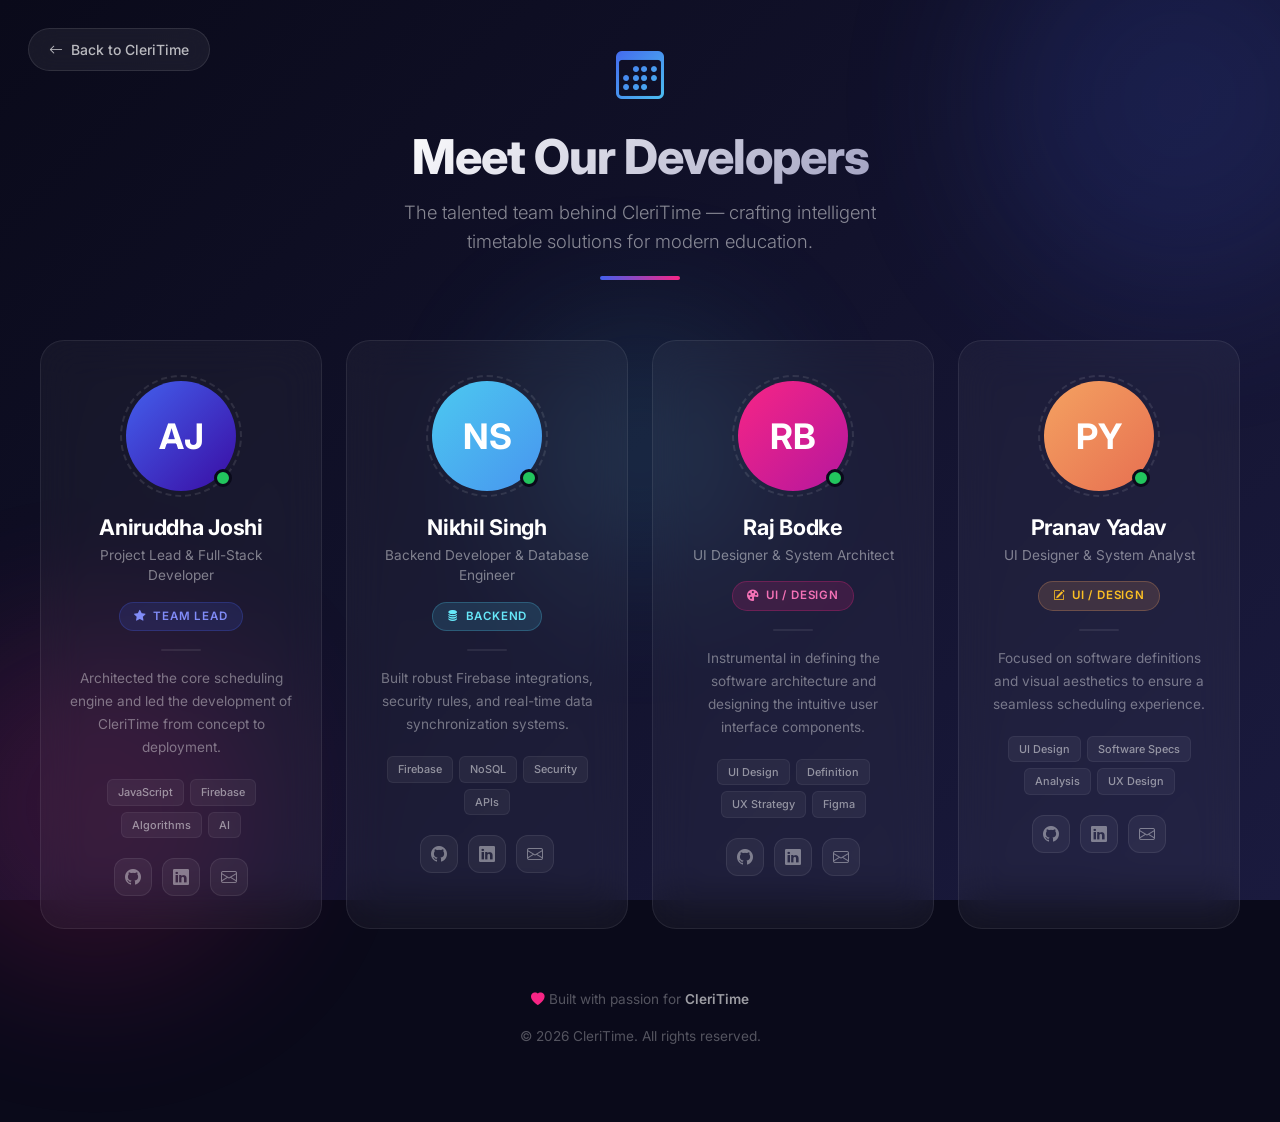
<file: developers.html>
<!DOCTYPE html>
<html lang="en">
<head>
    <meta charset="UTF-8">
    <meta name="viewport" content="width=device-width, initial-scale=1.0">
    <title>Our Developers - CleriTime</title>
    <!-- Bootstrap 5 CSS -->
    <link href="https://cdn.jsdelivr.net/npm/bootstrap@5.3.2/dist/css/bootstrap.min.css" rel="stylesheet">
    <!-- Bootstrap Icons -->
    <link href="https://cdn.jsdelivr.net/npm/bootstrap-icons@1.11.1/font/bootstrap-icons.css" rel="stylesheet">
    <!-- Google Font -->
    <link href="https://fonts.googleapis.com/css2?family=Inter:wght@300;400;500;600;700;800;900&display=swap" rel="stylesheet">
    <!-- Custom CSS -->
    <link href="css/style.css" rel="stylesheet">
    <style>
        /* ═══════════════════════════════════════════════
           DEVELOPERS PAGE — PREMIUM STYLES
           ═══════════════════════════════════════════════ */

        * {
            margin: 0;
            padding: 0;
            box-sizing: border-box;
        }

        body {
            font-family: 'Inter', 'Segoe UI', sans-serif;
            background: #0a0a1a;
            min-height: 100vh;
            overflow-x: hidden;
            color: #fff;
        }

        /* ── Animated Gradient Background ── */
        .dev-page-bg {
            position: fixed;
            inset: 0;
            z-index: 0;
            background: linear-gradient(135deg, #0a0a1a 0%, #1a1a3e 25%, #0d0d2b 50%, #16213e 75%, #0a0a1a 100%);
            background-size: 400% 400%;
            animation: gradientShift 15s ease infinite;
        }

        @keyframes gradientShift {
            0%   { background-position: 0% 50%; }
            50%  { background-position: 100% 50%; }
            100% { background-position: 0% 50%; }
        }

        /* ── Floating Orbs (Decorative) ── */
        .orb {
            position: fixed;
            border-radius: 50%;
            filter: blur(80px);
            opacity: 0.15;
            pointer-events: none;
            z-index: 0;
        }

        .orb-1 {
            width: 400px;
            height: 400px;
            background: #4361ee;
            top: -100px;
            right: -100px;
            animation: orbFloat1 8s ease-in-out infinite;
        }

        .orb-2 {
            width: 350px;
            height: 350px;
            background: #f72585;
            bottom: -80px;
            left: -80px;
            animation: orbFloat2 10s ease-in-out infinite;
        }

        .orb-3 {
            width: 250px;
            height: 250px;
            background: #4cc9f0;
            top: 50%;
            left: 50%;
            transform: translate(-50%, -50%);
            animation: orbFloat3 12s ease-in-out infinite;
        }

        @keyframes orbFloat1 {
            0%, 100% { transform: translate(0, 0) scale(1); }
            50%      { transform: translate(-60px, 40px) scale(1.1); }
        }
        @keyframes orbFloat2 {
            0%, 100% { transform: translate(0, 0) scale(1); }
            50%      { transform: translate(40px, -50px) scale(1.15); }
        }
        @keyframes orbFloat3 {
            0%, 100% { transform: translate(-50%, -50%) scale(1); }
            50%      { transform: translate(-40%, -60%) scale(0.9); }
        }

        /* ── Page Content Container ── */
        .dev-page-content {
            position: relative;
            z-index: 1;
            min-height: 100vh;
            display: flex;
            flex-direction: column;
            align-items: center;
            padding: 40px 20px 60px;
        }

        /* ── Back Button ── */
        .back-btn {
            position: absolute;
            top: 28px;
            left: 28px;
            display: flex;
            align-items: center;
            gap: 8px;
            padding: 10px 20px;
            border-radius: 50px;
            background: rgba(255, 255, 255, 0.06);
            backdrop-filter: blur(12px);
            border: 1px solid rgba(255, 255, 255, 0.1);
            color: rgba(255, 255, 255, 0.7);
            text-decoration: none;
            font-size: 14px;
            font-weight: 500;
            transition: all 0.3s ease;
        }

        .back-btn:hover {
            background: rgba(255, 255, 255, 0.12);
            color: #fff;
            transform: translateX(-4px);
            border-color: rgba(67, 97, 238, 0.4);
        }

        /* ── Header Section ── */
        .dev-header {
            text-align: center;
            margin-bottom: 60px;
            animation: fadeInDown 0.8s ease;
        }

        @keyframes fadeInDown {
            from { opacity: 0; transform: translateY(-30px); }
            to   { opacity: 1; transform: translateY(0); }
        }

        .dev-header .brand-icon {
            font-size: 48px;
            background: linear-gradient(135deg, #4361ee, #4cc9f0);
            -webkit-background-clip: text;
            -webkit-text-fill-color: transparent;
            background-clip: text;
            margin-bottom: 16px;
            display: inline-block;
        }

        .dev-header h1 {
            font-size: 3rem;
            font-weight: 800;
            background: linear-gradient(135deg, #ffffff 0%, #a0a0c0 100%);
            -webkit-background-clip: text;
            -webkit-text-fill-color: transparent;
            background-clip: text;
            margin-bottom: 12px;
            letter-spacing: -1px;
        }

        .dev-header .subtitle {
            font-size: 1.15rem;
            color: rgba(255, 255, 255, 0.5);
            font-weight: 300;
            max-width: 500px;
            margin: 0 auto;
            line-height: 1.6;
        }

        .dev-header .accent-line {
            width: 80px;
            height: 4px;
            background: linear-gradient(90deg, #4361ee, #f72585);
            border-radius: 4px;
            margin: 20px auto 0;
        }

        /* ── Cards Grid ── */
        .dev-cards-grid {
            display: grid;
            grid-template-columns: repeat(4, 1fr);
            gap: 24px;
            max-width: 1400px;
            width: 100%;
            padding: 0 20px;
        }

        /* ── Developer Card ── */
        .dev-card {
            position: relative;
            background: rgba(255, 255, 255, 0.04);
            backdrop-filter: blur(20px);
            border: 1px solid rgba(255, 255, 255, 0.08);
            border-radius: 24px;
            padding: 40px 28px 32px;
            text-align: center;
            transition: all 0.5s cubic-bezier(0.23, 1, 0.32, 1);
            overflow: hidden;
            animation: cardEntrance 0.8s ease forwards;
            opacity: 0;
        }

        .dev-card:nth-child(1) { animation-delay: 0.1s; }
        .dev-card:nth-child(2) { animation-delay: 0.25s; }
        .dev-card:nth-child(3) { animation-delay: 0.4s; }
        .dev-card:nth-child(4) { animation-delay: 0.55s; }

        @keyframes cardEntrance {
            from { opacity: 0; transform: translateY(40px) scale(0.95); }
            to   { opacity: 1; transform: translateY(0) scale(1); }
        }

        /* Card glow on hover */
        .dev-card::before {
            content: '';
            position: absolute;
            inset: -1px;
            border-radius: 24px;
            padding: 1px;
            background: linear-gradient(135deg, transparent, transparent);
            -webkit-mask: linear-gradient(#fff 0 0) content-box, linear-gradient(#fff 0 0);
            mask: linear-gradient(#fff 0 0) content-box, linear-gradient(#fff 0 0);
            -webkit-mask-composite: xor;
            mask-composite: exclude;
            transition: background 0.5s ease;
            pointer-events: none;
        }

        .dev-card:hover::before {
            background: linear-gradient(135deg, #4361ee, #f72585, #4cc9f0);
        }

        /* Shimmer line at top */
        .dev-card::after {
            content: '';
            position: absolute;
            top: 0;
            left: 50%;
            transform: translateX(-50%);
            width: 60%;
            height: 2px;
            background: linear-gradient(90deg, transparent, rgba(67, 97, 238, 0), transparent);
            transition: all 0.5s ease;
        }

        .dev-card:hover::after {
            width: 80%;
            background: linear-gradient(90deg, transparent, #4361ee, transparent);
        }

        .dev-card:hover {
            transform: translateY(-12px);
            background: rgba(255, 255, 255, 0.07);
            border-color: rgba(255, 255, 255, 0.12);
            box-shadow:
                0 20px 60px rgba(0, 0, 0, 0.3),
                0 0 40px rgba(67, 97, 238, 0.1);
        }

        /* ── Avatar ── */
        .dev-avatar-wrapper {
            position: relative;
            width: 110px;
            height: 110px;
            margin: 0 auto 24px;
        }

        .dev-avatar {
            width: 110px;
            height: 110px;
            border-radius: 50%;
            display: flex;
            align-items: center;
            justify-content: center;
            font-size: 2.2rem;
            font-weight: 700;
            color: #fff;
            position: relative;
            z-index: 1;
            transition: transform 0.5s cubic-bezier(0.23, 1, 0.32, 1);
        }

        .dev-card:hover .dev-avatar {
            transform: scale(1.08);
        }

        /* Rotating ring around avatar */
        .avatar-ring {
            position: absolute;
            inset: -6px;
            border-radius: 50%;
            border: 2px dashed rgba(255, 255, 255, 0.1);
            animation: ringRotate 20s linear infinite;
        }

        .dev-card:hover .avatar-ring {
            border-color: rgba(67, 97, 238, 0.4);
            animation-duration: 8s;
        }

        @keyframes ringRotate {
            from { transform: rotate(0deg); }
            to   { transform: rotate(360deg); }
        }

        /* Pulse dot (online indicator) */
        .avatar-status {
            position: absolute;
            bottom: 4px;
            right: 4px;
            width: 18px;
            height: 18px;
            border-radius: 50%;
            background: #22c55e;
            border: 3px solid #0a0a1a;
            z-index: 2;
            animation: statusPulse 2s ease-in-out infinite;
        }

        @keyframes statusPulse {
            0%, 100% { box-shadow: 0 0 0 0 rgba(34, 197, 94, 0.4); }
            50%      { box-shadow: 0 0 0 6px rgba(34, 197, 94, 0); }
        }

        /* ── Card Gradient Presets ── */
        .dev-avatar.gradient-1 {
            background: linear-gradient(135deg, #4361ee, #3a0ca3);
        }
        .dev-avatar.gradient-2 {
            background: linear-gradient(135deg, #f72585, #b5179e);
        }
        .dev-avatar.gradient-3 {
            background: linear-gradient(135deg, #4cc9f0, #4895ef);
        }
        .dev-avatar.gradient-4 {
            background: linear-gradient(135deg, #f4a261, #e76f51);
        }

        /* ── Card Text ── */
        .dev-name {
            font-size: 1.35rem;
            font-weight: 700;
            color: #fff;
            margin-bottom: 4px;
            letter-spacing: -0.3px;
        }

        .dev-role {
            font-size: 0.85rem;
            color: rgba(255, 255, 255, 0.45);
            margin-bottom: 16px;
            font-weight: 400;
        }

        .dev-role-badge {
            display: inline-flex;
            align-items: center;
            gap: 6px;
            padding: 5px 14px;
            border-radius: 50px;
            font-size: 0.72rem;
            font-weight: 600;
            text-transform: uppercase;
            letter-spacing: 0.8px;
            margin-bottom: 18px;
        }

        .badge-lead {
            background: rgba(67, 97, 238, 0.15);
            color: #818cf8;
            border: 1px solid rgba(67, 97, 238, 0.25);
        }
        .badge-frontend {
            background: rgba(247, 37, 133, 0.15);
            color: #f472b6;
            border: 1px solid rgba(247, 37, 133, 0.25);
        }
        .badge-backend {
            background: rgba(76, 201, 240, 0.15);
            color: #67e8f9;
            border: 1px solid rgba(76, 201, 240, 0.25);
        }
        .badge-design {
            background: rgba(244, 162, 97, 0.15);
            color: #fbbf24;
            border: 1px solid rgba(244, 162, 97, 0.25);
        }

        /* ── Divider ── */
        .dev-divider {
            width: 40px;
            height: 2px;
            background: rgba(255, 255, 255, 0.08);
            margin: 0 auto 16px;
            border-radius: 2px;
            transition: all 0.4s ease;
        }

        .dev-card:hover .dev-divider {
            width: 60px;
            background: linear-gradient(90deg, #4361ee, #f72585);
        }

        /* ── Bio ── */
        .dev-bio {
            font-size: 0.85rem;
            color: rgba(255, 255, 255, 0.4);
            line-height: 1.7;
            margin-bottom: 20px;
        }

        /* ── Tech Stack ── */
        .dev-tech {
            display: flex;
            flex-wrap: wrap;
            gap: 6px;
            justify-content: center;
            margin-bottom: 20px;
        }

        .tech-tag {
            padding: 4px 10px;
            border-radius: 6px;
            font-size: 0.68rem;
            font-weight: 500;
            background: rgba(255, 255, 255, 0.05);
            border: 1px solid rgba(255, 255, 255, 0.06);
            color: rgba(255, 255, 255, 0.5);
            transition: all 0.3s ease;
        }

        .dev-card:hover .tech-tag {
            background: rgba(255, 255, 255, 0.08);
            color: rgba(255, 255, 255, 0.7);
        }

        /* ── Social Links ── */
        .dev-socials {
            display: flex;
            gap: 10px;
            justify-content: center;
        }

        .social-link {
            width: 38px;
            height: 38px;
            border-radius: 12px;
            background: rgba(255, 255, 255, 0.05);
            border: 1px solid rgba(255, 255, 255, 0.08);
            display: flex;
            align-items: center;
            justify-content: center;
            color: rgba(255, 255, 255, 0.4);
            font-size: 1rem;
            transition: all 0.3s ease;
            text-decoration: none;
        }

        .social-link:hover {
            background: rgba(67, 97, 238, 0.2);
            border-color: rgba(67, 97, 238, 0.4);
            color: #818cf8;
            transform: translateY(-3px);
        }

        /* ── Footer on Developers Page ── */
        .dev-page-footer {
            margin-top: 60px;
            text-align: center;
            animation: fadeInDown 1s ease;
        }

        .dev-page-footer p {
            font-size: 0.85rem;
            color: rgba(255, 255, 255, 0.3);
        }

        .dev-page-footer .brand-name {
            color: rgba(255, 255, 255, 0.6);
            font-weight: 600;
        }

        .dev-page-footer i {
            color: #f72585;
        }

        /* ── Responsive ── */
        @media (max-width: 768px) {
            .dev-header h1 {
                font-size: 2rem;
            }
            .dev-cards-grid {
                grid-template-columns: 1fr;
                max-width: 380px;
            }
            .back-btn {
                top: 16px;
                left: 16px;
            }
        }

        @media (min-width: 769px) and (max-width: 1024px) {
            .dev-cards-grid {
                grid-template-columns: repeat(2, 1fr);
            }
        }
    </style>
</head>
<body>
    <!-- Animated Background -->
    <div class="dev-page-bg"></div>

    <!-- Floating Orbs -->
    <div class="orb orb-1"></div>
    <div class="orb orb-2"></div>
    <div class="orb orb-3"></div>

    <!-- Page Content -->
    <div class="dev-page-content">
        <!-- Back Button -->
        <a href="index.html" class="back-btn">
            <i class="bi bi-arrow-left"></i> Back to CleriTime
        </a>

        <!-- Header -->
        <header class="dev-header">
            <i class="bi bi-calendar3 brand-icon"></i>
            <h1>Meet Our Developers</h1>
            <p class="subtitle">The talented team behind CleriTime — crafting intelligent timetable solutions for modern education.</p>
            <div class="accent-line"></div>
        </header>

        <!-- Developer Cards -->
        <div class="dev-cards-grid">

            <!-- Developer 1: Aniruddha Joshi -->
            <div class="dev-card">
                <div class="dev-avatar-wrapper">
                    <div class="dev-avatar gradient-1">AJ</div>
                    <div class="avatar-ring"></div>
                    <div class="avatar-status"></div>
                </div>
                <h3 class="dev-name">Aniruddha Joshi</h3>
                <p class="dev-role">Project Lead & Full-Stack Developer</p>
                <span class="dev-role-badge badge-lead"><i class="bi bi-star-fill"></i> Team Lead</span>
                <div class="dev-divider"></div>
                <p class="dev-bio">Architected the core scheduling engine and led the development of CleriTime from concept to deployment.</p>
                <div class="dev-tech">
                    <span class="tech-tag">JavaScript</span>
                    <span class="tech-tag">Firebase</span>
                    <span class="tech-tag">Algorithms</span>
                    <span class="tech-tag">AI</span>
                </div>
                <div class="dev-socials">
                    <a href="#" class="social-link" title="GitHub"><i class="bi bi-github"></i></a>
                    <a href="#" class="social-link" title="LinkedIn"><i class="bi bi-linkedin"></i></a>
                    <a href="#" class="social-link" title="Email"><i class="bi bi-envelope"></i></a>
                </div>
            </div>

            <!-- Developer 2: Nikhil Singh -->
            <div class="dev-card">
                <div class="dev-avatar-wrapper">
                    <div class="dev-avatar gradient-3">NS</div>
                    <div class="avatar-ring"></div>
                    <div class="avatar-status"></div>
                </div>
                <h3 class="dev-name">Nikhil Singh</h3>
                <p class="dev-role">Backend Developer & Database Engineer</p>
                <span class="dev-role-badge badge-backend"><i class="bi bi-database-fill"></i> Backend</span>
                <div class="dev-divider"></div>
                <p class="dev-bio">Built robust Firebase integrations, security rules, and real-time data synchronization systems.</p>
                <div class="dev-tech">
                    <span class="tech-tag">Firebase</span>
                    <span class="tech-tag">NoSQL</span>
                    <span class="tech-tag">Security</span>
                    <span class="tech-tag">APIs</span>
                </div>
                <div class="dev-socials">
                    <a href="#" class="social-link" title="GitHub"><i class="bi bi-github"></i></a>
                    <a href="#" class="social-link" title="LinkedIn"><i class="bi bi-linkedin"></i></a>
                    <a href="#" class="social-link" title="Email"><i class="bi bi-envelope"></i></a>
                </div>
            </div>

            <!-- Developer 3: Raj Bodke -->
            <div class="dev-card">
                <div class="dev-avatar-wrapper">
                    <div class="dev-avatar gradient-2">RB</div>
                    <div class="avatar-ring"></div>
                    <div class="avatar-status"></div>
                </div>
                <h3 class="dev-name">Raj Bodke</h3>
                <p class="dev-role">UI Designer & System Architect</p>
                <span class="dev-role-badge badge-frontend"><i class="bi bi-palette-fill"></i> UI / Design</span>
                <div class="dev-divider"></div>
                <p class="dev-bio">Instrumental in defining the software architecture and designing the intuitive user interface components.</p>
                <div class="dev-tech">
                    <span class="tech-tag">UI Design</span>
                    <span class="tech-tag">Definition</span>
                    <span class="tech-tag">UX Strategy</span>
                    <span class="tech-tag">Figma</span>
                </div>
                <div class="dev-socials">
                    <a href="#" class="social-link" title="GitHub"><i class="bi bi-github"></i></a>
                    <a href="#" class="social-link" title="LinkedIn"><i class="bi bi-linkedin"></i></a>
                    <a href="#" class="social-link" title="Email"><i class="bi bi-envelope"></i></a>
                </div>
            </div>

            <!-- Developer 4: Pranav Yadav -->
            <div class="dev-card">
                <div class="dev-avatar-wrapper">
                    <div class="dev-avatar gradient-4">PY</div>
                    <div class="avatar-ring"></div>
                    <div class="avatar-status"></div>
                </div>
                <h3 class="dev-name">Pranav Yadav</h3>
                <p class="dev-role">UI Designer & System Analyst</p>
                <span class="dev-role-badge badge-design"><i class="bi bi-pencil-square"></i> UI / Design</span>
                <div class="dev-divider"></div>
                <p class="dev-bio">Focused on software definitions and visual aesthetics to ensure a seamless scheduling experience.</p>
                <div class="dev-tech">
                    <span class="tech-tag">UI Design</span>
                    <span class="tech-tag">Software Specs</span>
                    <span class="tech-tag">Analysis</span>
                    <span class="tech-tag">UX Design</span>
                </div>
                <div class="dev-socials">
                    <a href="#" class="social-link" title="GitHub"><i class="bi bi-github"></i></a>
                    <a href="#" class="social-link" title="LinkedIn"><i class="bi bi-linkedin"></i></a>
                    <a href="#" class="social-link" title="Email"><i class="bi bi-envelope"></i></a>
                </div>
            </div>

        </div>

        <!-- Page Footer -->
        <div class="dev-page-footer">
            <p><i class="bi bi-heart-fill"></i> Built with passion for <span class="brand-name">CleriTime</span></p>
            <p>&copy; 2026 CleriTime. All rights reserved.</p>
        </div>
    </div>

    <!-- Bootstrap JS -->
    <script src="https://cdn.jsdelivr.net/npm/bootstrap@5.3.2/dist/js/bootstrap.bundle.min.js"></script>
</body>
</html>
</file>
<file: css/style.css>
/* Time-Table Management System - Custom Styles */

/* General Styles */
:root {
    --primary-color: #4361ee;
    --secondary-color: #3f37c9;
    --success-color: #4cc9f0;
    --danger-color: #f72585;
    --warning-color: #f4a261;
    --dark-color: #1a1a2e;
    --light-color: #f8f9fa;
}

body {
    font-family: 'Segoe UI', Tahoma, Geneva, Verdana, sans-serif;
    background-color: #f0f2f5;
    min-height: 100vh;
}

/* Login Page Styles */
.login-container {
    min-height: 100vh;
    display: flex;
    flex-direction: column;
    align-items: center;
    justify-content: center;
    background: linear-gradient(135deg, var(--primary-color) 0%, var(--secondary-color) 100%);
    padding: 2rem 1rem;
}

.login-card {
    background: white;
    border-radius: 16px;
    box-shadow: 0 10px 40px rgba(0, 0, 0, 0.2);
    padding: 40px;
    width: 100%;
    max-width: 420px;
}

.login-card h1 {
    color: var(--dark-color);
    font-weight: 700;
    margin-bottom: 8px;
}

.login-card .subtitle {
    color: #6c757d;
    margin-bottom: 32px;
}

.login-card .form-control {
    border-radius: 8px;
    padding: 12px 16px;
    border: 2px solid #e9ecef;
    transition: border-color 0.2s;
}

.login-card .form-control:focus {
    border-color: var(--primary-color);
    box-shadow: 0 0 0 3px rgba(67, 97, 238, 0.1);
}

.login-card .btn-primary {
    background: var(--primary-color);
    border: none;
    border-radius: 8px;
    padding: 12px;
    font-weight: 600;
    transition: background 0.2s;
}

.login-card .btn-primary:hover {
    background: var(--secondary-color);
}

/* Dashboard Layout */
.dashboard-container {
    display: flex;
    min-height: 100vh;
}

.sidebar {
    width: 250px;
    background: var(--dark-color);
    color: white;
    padding: 20px 0;
    position: fixed;
    height: 100vh;
    overflow-y: auto;
}

.sidebar .brand {
    padding: 0 20px 20px;
    border-bottom: 1px solid rgba(255, 255, 255, 0.1);
    margin-bottom: 20px;
}

.sidebar .brand h4 {
    margin: 0;
    font-weight: 700;
}

.sidebar .nav-link {
    color: rgba(255, 255, 255, 0.7);
    padding: 12px 20px;
    display: flex;
    align-items: center;
    gap: 12px;
    transition: all 0.2s;
}

.sidebar .nav-link:hover,
.sidebar .nav-link.active {
    color: white;
    background: rgba(255, 255, 255, 0.1);
}

.sidebar .nav-link i {
    width: 20px;
    text-align: center;
}

.main-content {
    flex: 1;
    margin-left: 250px;
    padding: 24px;
}

/* Top Navbar */
.top-navbar {
    background: white;
    padding: 16px 24px;
    border-radius: 12px;
    margin-bottom: 24px;
    display: flex;
    justify-content: space-between;
    align-items: center;
    box-shadow: 0 2px 8px rgba(0, 0, 0, 0.05);
}

.top-navbar h5 {
    margin: 0;
    font-weight: 600;
}

/* Cards */
.stat-card {
    background: white;
    border-radius: 12px;
    padding: 24px;
    box-shadow: 0 2px 8px rgba(0, 0, 0, 0.05);
    height: 100%;
}

.stat-card .stat-icon {
    width: 48px;
    height: 48px;
    border-radius: 12px;
    display: flex;
    align-items: center;
    justify-content: center;
    font-size: 24px;
    margin-bottom: 16px;
}

.stat-card .stat-icon.classes { background: #e8f4fd; color: #3498db; }
.stat-card .stat-icon.rooms { background: #e8fdf4; color: #2ecc71; }
.stat-card .stat-icon.teachers { background: #fdf4e8; color: #f39c12; }
.stat-card .stat-icon.subjects { background: #f4e8fd; color: #9b59b6; }

.stat-card h3 {
    font-size: 28px;
    font-weight: 700;
    margin-bottom: 4px;
}

.stat-card p {
    color: #6c757d;
    margin: 0;
}

/* Content Card */
.content-card {
    background: white;
    border-radius: 12px;
    box-shadow: 0 2px 8px rgba(0, 0, 0, 0.05);
    overflow: hidden;
}

.content-card .card-header {
    background: white;
    border-bottom: 1px solid #e9ecef;
    padding: 16px 24px;
    display: flex;
    justify-content: space-between;
    align-items: center;
}

.content-card .card-header h5 {
    margin: 0;
    font-weight: 600;
}

.content-card .card-body {
    padding: 24px;
}

/* Tables */
.data-table {
    width: 100%;
    border-collapse: collapse;
}

.data-table th {
    background: #f8f9fa;
    padding: 12px 16px;
    text-align: left;
    font-weight: 600;
    color: #495057;
    border-bottom: 2px solid #e9ecef;
}

.data-table td {
    padding: 12px 16px;
    border-bottom: 1px solid #e9ecef;
    vertical-align: middle;
}

.data-table tr:hover {
    background: #f8f9fa;
}

.data-table .actions {
    display: flex;
    gap: 8px;
}

/* Timetable Grid */
.timetable-container {
    overflow-x: auto;
}

.timetable {
    width: 100%;
    border-collapse: collapse;
    min-width: 800px;
}

.timetable th,
.timetable td {
    border: 1px solid #e9ecef;
    padding: 12px;
    text-align: center;
    min-width: 120px;
}

.timetable th {
    background: var(--primary-color);
    color: white;
    font-weight: 600;
}

.timetable th.period-header {
    background: var(--secondary-color);
}

.timetable td.day-header {
    background: #f8f9fa;
    font-weight: 600;
    color: var(--dark-color);
}

.timetable .slot-cell {
    background: white;
    transition: background 0.2s;
    vertical-align: top;
    height: 80px;
}

.timetable .slot-cell:hover {
    background: #f0f7ff;
}

.timetable .slot-cell .subject {
    font-weight: 600;
    color: var(--primary-color);
    margin-bottom: 4px;
}

.timetable .slot-cell .teacher {
    font-size: 12px;
    color: #6c757d;
}

.timetable .slot-cell .room {
    font-size: 11px;
    color: #adb5bd;
}

.timetable .slot-cell.empty {
    background: #f8f9fa;
    color: #adb5bd;
}

/* Break cells in timetable */
.timetable th.break-header {
    background: #f4a261;
    color: white;
    min-width: 80px;
}

.timetable .slot-cell.break-cell {
    background: linear-gradient(135deg, #fef3e2 0%, #fed7aa 100%);
    vertical-align: middle;
}

.timetable .slot-cell.break-cell .break-label {
    color: #9a3412;
    font-weight: 600;
    font-size: 13px;
}

/* Practical cells in timetable */
.timetable .slot-cell.practical-cell {
    background: linear-gradient(135deg, #d1fae5 0%, #a7f3d0 100%);
    border-left: 3px solid #10b981;
}

.timetable .slot-cell.practical-cell .subject {
    color: #047857;
}

.timetable .slot-cell.practical-cell:hover {
    background: linear-gradient(135deg, #a7f3d0 0%, #6ee7b7 100%);
}

/* Batch-practical cells in timetable */
.timetable .slot-cell.batch-practical-cell {
    background: linear-gradient(135deg, #dbeafe 0%, #bfdbfe 100%);
    border-left: 3px solid #3b82f6;
    padding: 8px;
}

.timetable .slot-cell.batch-practical-cell .subject {
    color: #1d4ed8;
    font-size: 13px;
}

.timetable .slot-cell.batch-practical-cell:hover {
    background: linear-gradient(135deg, #bfdbfe 0%, #93c5fd 100%);
}

.timetable .slot-cell.batch-practical-cell .batch-grid {
    display: grid;
    grid-template-columns: repeat(2, 1fr);
    gap: 4px;
    margin-top: 6px;
}

.timetable .slot-cell.batch-practical-cell .batch-item {
    display: flex;
    flex-direction: column;
    align-items: center;
    background: rgba(255, 255, 255, 0.7);
    padding: 3px;
    border-radius: 4px;
    font-size: 10px;
}

.timetable .slot-cell.batch-practical-cell .batch-item .badge {
    font-size: 9px;
    margin-bottom: 2px;
}

.timetable .slot-cell.batch-practical-cell .batch-item small {
    line-height: 1.2;
    text-align: center;
}

/* Round-robin batch subject name styling */
.timetable .slot-cell.batch-practical-cell .batch-item .batch-subject {
    font-size: 9px;
    color: #1e40af;
    font-weight: 600;
    margin-bottom: 1px;
    max-width: 80px;
    overflow: hidden;
    text-overflow: ellipsis;
    white-space: nowrap;
}

/* Student's own batch highlighting in "All Batches" view */
.timetable .slot-cell.batch-practical-cell .batch-item.my-batch {
    background: rgba(59, 130, 246, 0.2);
    border: 1px solid #3b82f6;
    box-shadow: 0 0 4px rgba(59, 130, 246, 0.3);
}

/* Form Styles */
.form-section {
    background: white;
    border-radius: 12px;
    padding: 24px;
    margin-bottom: 24px;
    box-shadow: 0 2px 8px rgba(0, 0, 0, 0.05);
}

.form-section h5 {
    margin-bottom: 20px;
    padding-bottom: 12px;
    border-bottom: 1px solid #e9ecef;
}

/* Buttons */
.btn-action {
    padding: 6px 12px;
    border-radius: 6px;
    font-size: 13px;
}

.btn-generate {
    background: linear-gradient(135deg, var(--success-color), #4895ef);
    border: none;
    color: white;
    padding: 12px 24px;
    border-radius: 8px;
    font-weight: 600;
    transition: transform 0.2s, box-shadow 0.2s;
}

.btn-generate:hover {
    transform: translateY(-2px);
    box-shadow: 0 4px 12px rgba(76, 201, 240, 0.4);
    color: white;
}

/* Alerts */
.alert-floating {
    position: fixed;
    top: 20px;
    right: 20px;
    z-index: 1050;
    min-width: 300px;
    animation: slideIn 0.3s ease;
}

@keyframes slideIn {
    from {
        transform: translateX(100%);
        opacity: 0;
    }
    to {
        transform: translateX(0);
        opacity: 1;
    }
}

/* Tabs */
.nav-tabs-custom {
    border: none;
    gap: 8px;
    margin-bottom: 24px;
}

.nav-tabs-custom .nav-link {
    border: none;
    background: white;
    color: #495057;
    padding: 12px 20px;
    border-radius: 8px;
    font-weight: 500;
    transition: all 0.2s;
}

.nav-tabs-custom .nav-link:hover {
    background: #e9ecef;
}

.nav-tabs-custom .nav-link.active {
    background: var(--primary-color);
    color: white;
}

/* Loading Spinner */
.loading-spinner {
    display: none;
    text-align: center;
    padding: 40px;
}

.loading-spinner.show {
    display: block;
}

/* User Info */
.user-info {
    display: flex;
    align-items: center;
    gap: 12px;
}

.user-avatar {
    width: 40px;
    height: 40px;
    border-radius: 50%;
    background: var(--primary-color);
    color: white;
    display: flex;
    align-items: center;
    justify-content: center;
    font-weight: 600;
}

/* Responsive */
@media (max-width: 992px) {
    .sidebar {
        width: 70px;
        padding: 20px 0;
    }

    .sidebar .brand h4,
    .sidebar .nav-link span {
        display: none;
    }

    .sidebar .nav-link {
        justify-content: center;
        padding: 16px;
    }

    .main-content {
        margin-left: 70px;
    }
}

@media (max-width: 768px) {
    .sidebar {
        display: none;
    }

    .main-content {
        margin-left: 0;
    }

    .stat-card {
        margin-bottom: 16px;
    }
}

/* Empty State */
.empty-state {
    text-align: center;
    padding: 60px 20px;
    color: #6c757d;
}

.empty-state i {
    font-size: 48px;
    margin-bottom: 16px;
    opacity: 0.5;
}

.empty-state h5 {
    color: #495057;
    margin-bottom: 8px;
}

/* Badge */
.badge-role {
    padding: 6px 12px;
    border-radius: 20px;
    font-size: 12px;
    font-weight: 500;
}

.badge-admin { background: #fee2e2; color: #dc2626; }
.badge-faculty { background: #dbeafe; color: #2563eb; }
.badge-student { background: #d1fae5; color: #059669; }

/* Timetable Summary Cards */
.timetable-summary-card {
    transition: transform 0.2s, box-shadow 0.2s;
    border: 1px solid #e9ecef;
}

.timetable-summary-card:hover {
    transform: translateY(-4px);
    box-shadow: 0 8px 25px rgba(0, 0, 0, 0.15);
    border-color: var(--primary-color);
}

.timetable-summary-card .card-title {
    color: #1a1a2e;
    font-weight: 600;
}

.timetable-summary-card .card-footer {
    border-top: 1px solid #e9ecef;
}

/* Footer Styles */
.app-footer {
    background: white;
    padding: 1.5rem;
    margin-top: 2rem;
    border-top: 1px solid rgba(0,0,0,0.05);
    border-radius: 12px;
    box-shadow: 0 2px 12px rgba(0,0,0,0.03);
}

.footer-container {
    display: flex;
    flex-direction: column;
    align-items: center;
    justify-content: center;
    text-align: center;
}

.footer-copyright {
    font-size: 0.9rem;
    color: #6c757d;
    margin-bottom: 0.4rem;
}

.footer-dev-team {
    font-size: 0.85rem;
    color: #495057;
    margin-bottom: 0.8rem;
}

.footer-dev-team .dev-names {
    color: var(--primary-color);
    font-weight: 600;
    cursor: pointer;
    transition: all 0.3s ease;
}

.footer-dev-team .dev-names:hover {
    color: var(--secondary-color);
    text-decoration: underline !important;
    text-underline-offset: 3px;
}

.footer-badges {
    display: flex;
    gap: 1.5rem;
    flex-wrap: wrap;
    justify-content: center;
}

.footer-badge {
    display: flex;
    align-items: center;
    gap: 6px;
    font-size: 0.75rem;
    color: #adb5bd;
    transition: all 0.3s ease;
    text-decoration: none;
}

.footer-badge:hover {
    color: var(--primary-color);
    transform: translateY(-1px);
}

.footer-badge i {
    font-size: 1rem;
}

/* Adjustments for login page footer */
.login-container .app-footer {
    background: rgba(255, 255, 255, 0.1);
    backdrop-filter: blur(10px);
    border: 1px solid rgba(255, 255, 255, 0.2);
    margin-top: 2rem;
    width: 100%;
    max-width: 420px;
}

.login-container .footer-copyright,
.login-container .footer-dev-team,
.login-container .footer-badge {
    color: rgba(255, 255, 255, 0.8);
}

.login-container .footer-dev-team .dev-names {
    color: white;
}

.login-container .footer-badge:hover {
    color: white;
}
</file>
